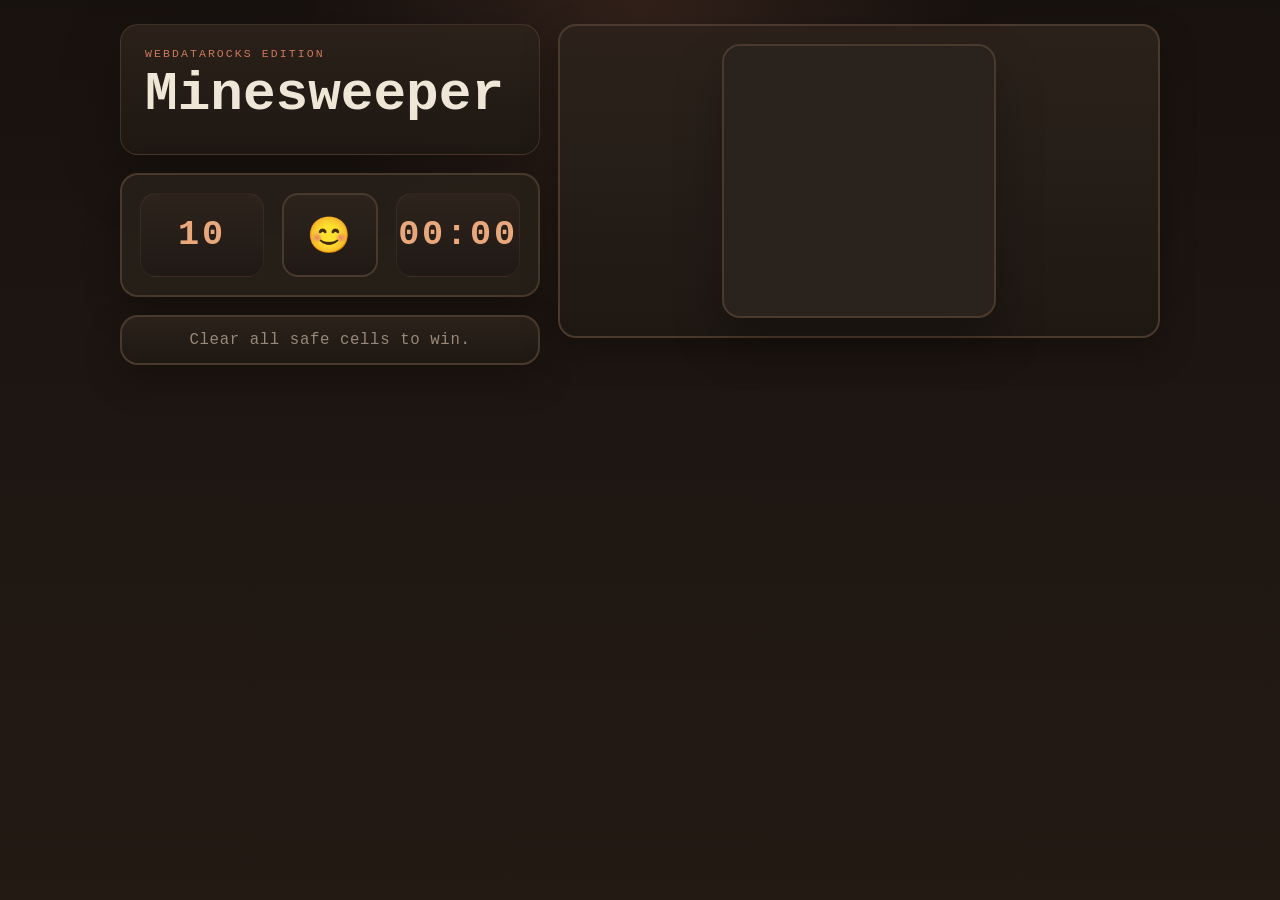
<file: BonusMinesweeper/index.html>
<!DOCTYPE html>
<html lang="en">

<head>
    <meta charset="UTF-8" />
    <meta name="viewport" content="width=device-width, initial-scale=1.0" />
    <title>Minesweeper</title>

    <link href="https://cdn.webdatarocks.com/latest/webdatarocks.min.css" rel="stylesheet" />
    <link rel="stylesheet" href="style.css" />
</head>

<body>
    <main class="app-shell">
        <section class="layout-grid">
            <div class="layout-column layout-column--info">
                <section class="hero">
                    <p class="eyebrow">WebDataRocks Edition</p>
                    <h1>Minesweeper</h1>
                </section>

                <section id="game-dashboard" aria-label="Game dashboard">
                    <div id="mines-counter">10</div>
                    <button id="smiley-btn" aria-label="Restart game">😊</button>
                    <div id="timer">00:00</div>
                </section>

                <section id="game-status" class="game-status" aria-live="polite">
                    <p id="status-label">Clear all safe cells to win.</p>
                </section>
            </div>

            <div class="layout-column layout-column--board">
                <section class="board-wrap">
                    <div id="wdr-component"></div>
                </section>
            </div>
        </section>
    </main>

    <script src="https://cdn.webdatarocks.com/latest/webdatarocks.toolbar.min.js"></script>
    <script src="https://cdn.webdatarocks.com/latest/webdatarocks.js"></script>
    <script src="script.js"></script>
</body>

</html>
</file>
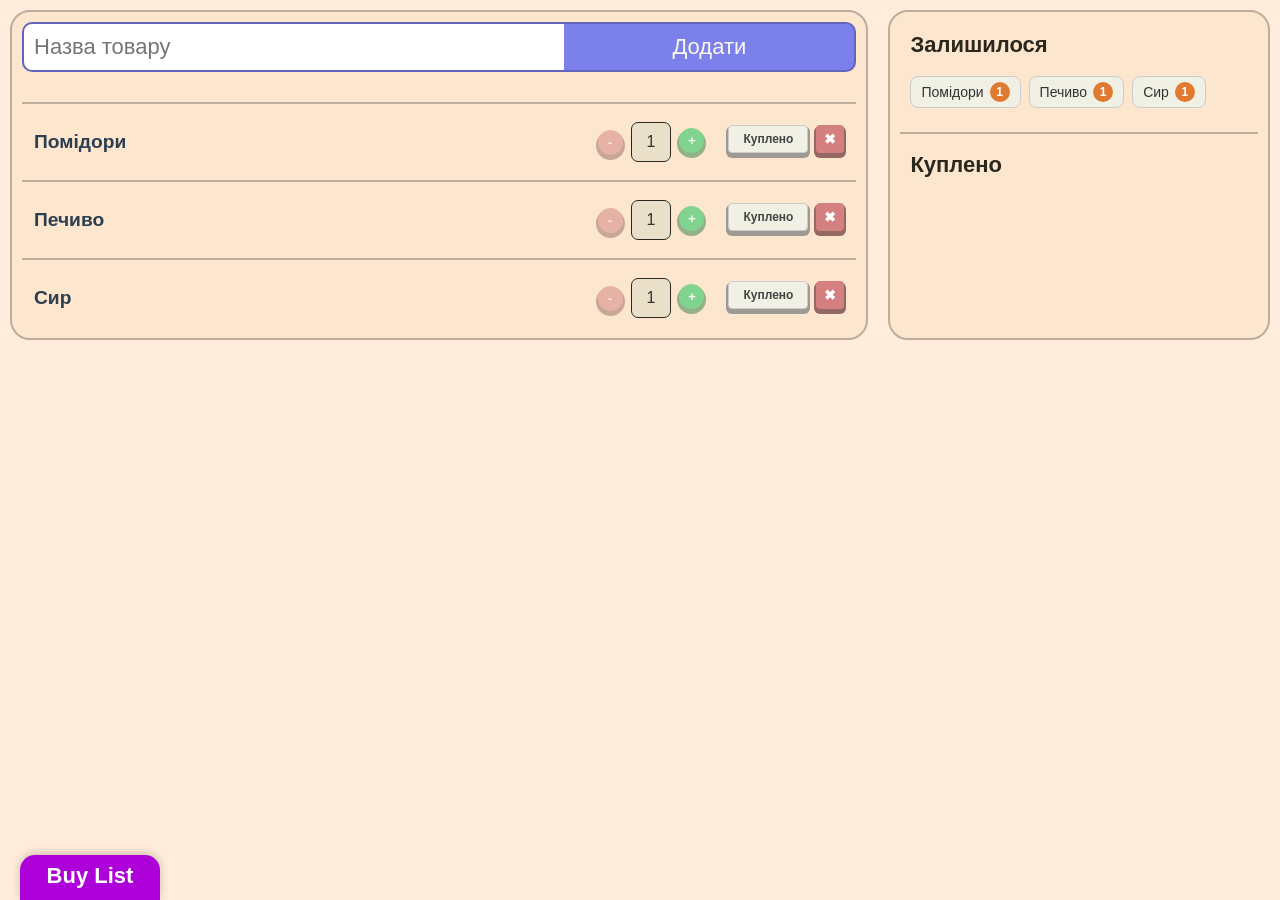
<file: Homework/Hw01-02/index.html>
<!DOCTYPE html>
<html>

<head lang="uk">
    <meta charset="UTF-8">
    <title>Buy List</title>
    <meta name="viewport" content="width=device-width, initial-scale=1.0">
    <link rel="stylesheet" type="text/css" href="main.css" />
</head>

<body>
    <section class="app-container">
        <div class="left-col">
            <div class="add-item-panel">
                <input id="input-add" type="text" placeholder="Назва товару">
                <button class="btn-add" data-tooltip="Додати новий товар у список">Додати</button>
            </div>

            <hr>

            <ul class="item-list">

            </ul>



        </div>

        <div class="right-col">
            <div class="summary-section">
                <h2 class="summary-title">Залишилося</h2>
                <div class="summary-tags">
                    <span class="summary-tag">Помідори <span class="summary-badge">1</span></span>
                    <span class="summary-tag">Печиво <span class="summary-badge">1</span></span>
                    <span class="summary-tag">Сир <span class="summary-badge">1</span></span>
                </div>
            </div>

            <hr>

            <div class="summary-section">
                <h2 class="summary-title">Куплено</h2>
                <div class="summary-tags">
                </div>
            </div>
        </div>
    </section>

    <div class="badge">
        <div class="badge-content">
            <span class="badge-title">Buy List</span>
            <span class="badge-author">Created by:<br>Mykhailo Pulov</span>
        </div>
    </div>

    <script src="main.js"></script>
</body>

</html>
</file>
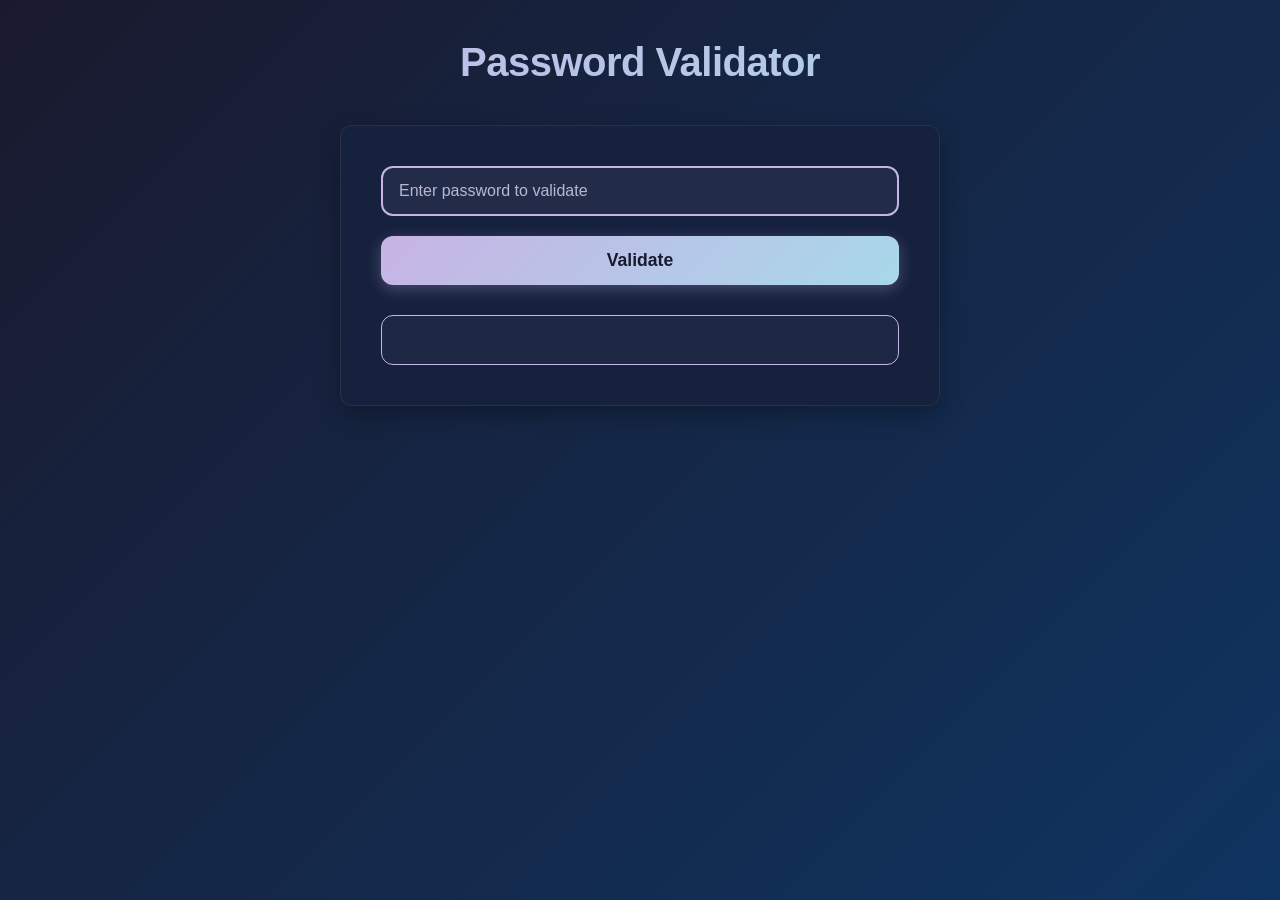
<file: Practice/Lab03/index.html>
<!DOCTYPE html>
<html lang="en">
<head>
    <meta charset="UTF-8">
    <meta name="viewport" content="width=device-width, initial-scale=1.0">
    <link rel="stylesheet" href="styles.css">
    <title>Validator</title>
</head>
<body>
    <h1>Password Validator</h1>
    <div class="container">
        <input type="text" id="passwordInput" placeholder="Enter password to validate">
        <button id="validateButton">Validate</button>
        <pre id="output"></pre>
    </div>

    <script src="validator.js"></script>    
</body>
</html>
</file>
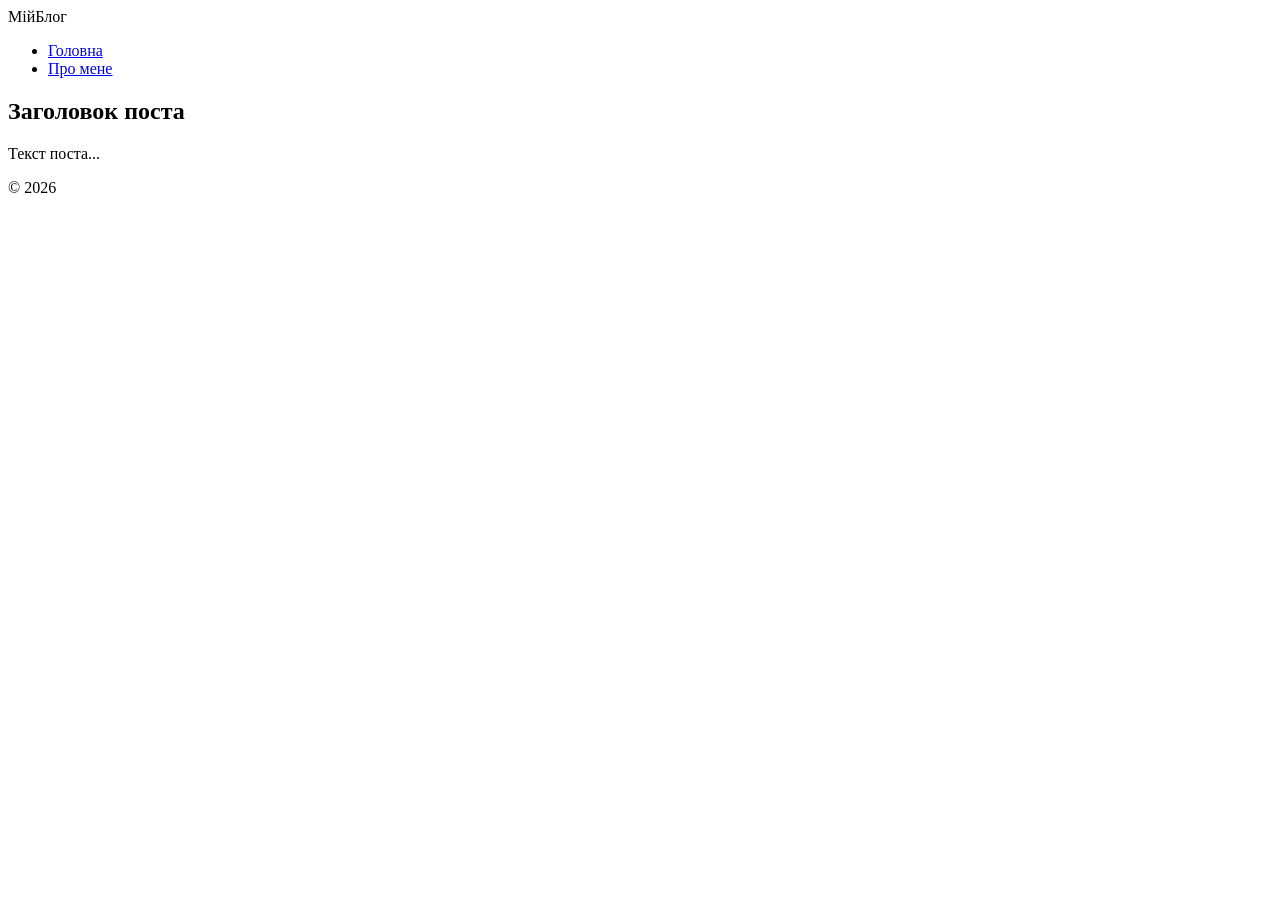
<file: Practice/Lab01/legacy.html>
<!DOCTYPE html>
<html lang="uk">

<!-- Var 1 -->

<head>
    <meta charset="UTF-8">
    <meta name="viewport" content="width=device-width, initial-scale=1.0">
    <title>Мій Блог</title>
</head>

<body>
    <header class="top">
        <div class="logo">МійБлог</div>
        <nav class="menu">
            <ul>
                <li><a href="/">Головна</a></li>
                <li><a href="/about">Про мене</a></li>
            </ul>
        </nav>
    </header>

    <main class="content">
        <article class="post">
            <h2>Заголовок поста</h2>
            <p>Текст поста...</p>
        </article>
    </main>

    <footer class="bottom">© 2026</footer>

</body>

</html>
</file>
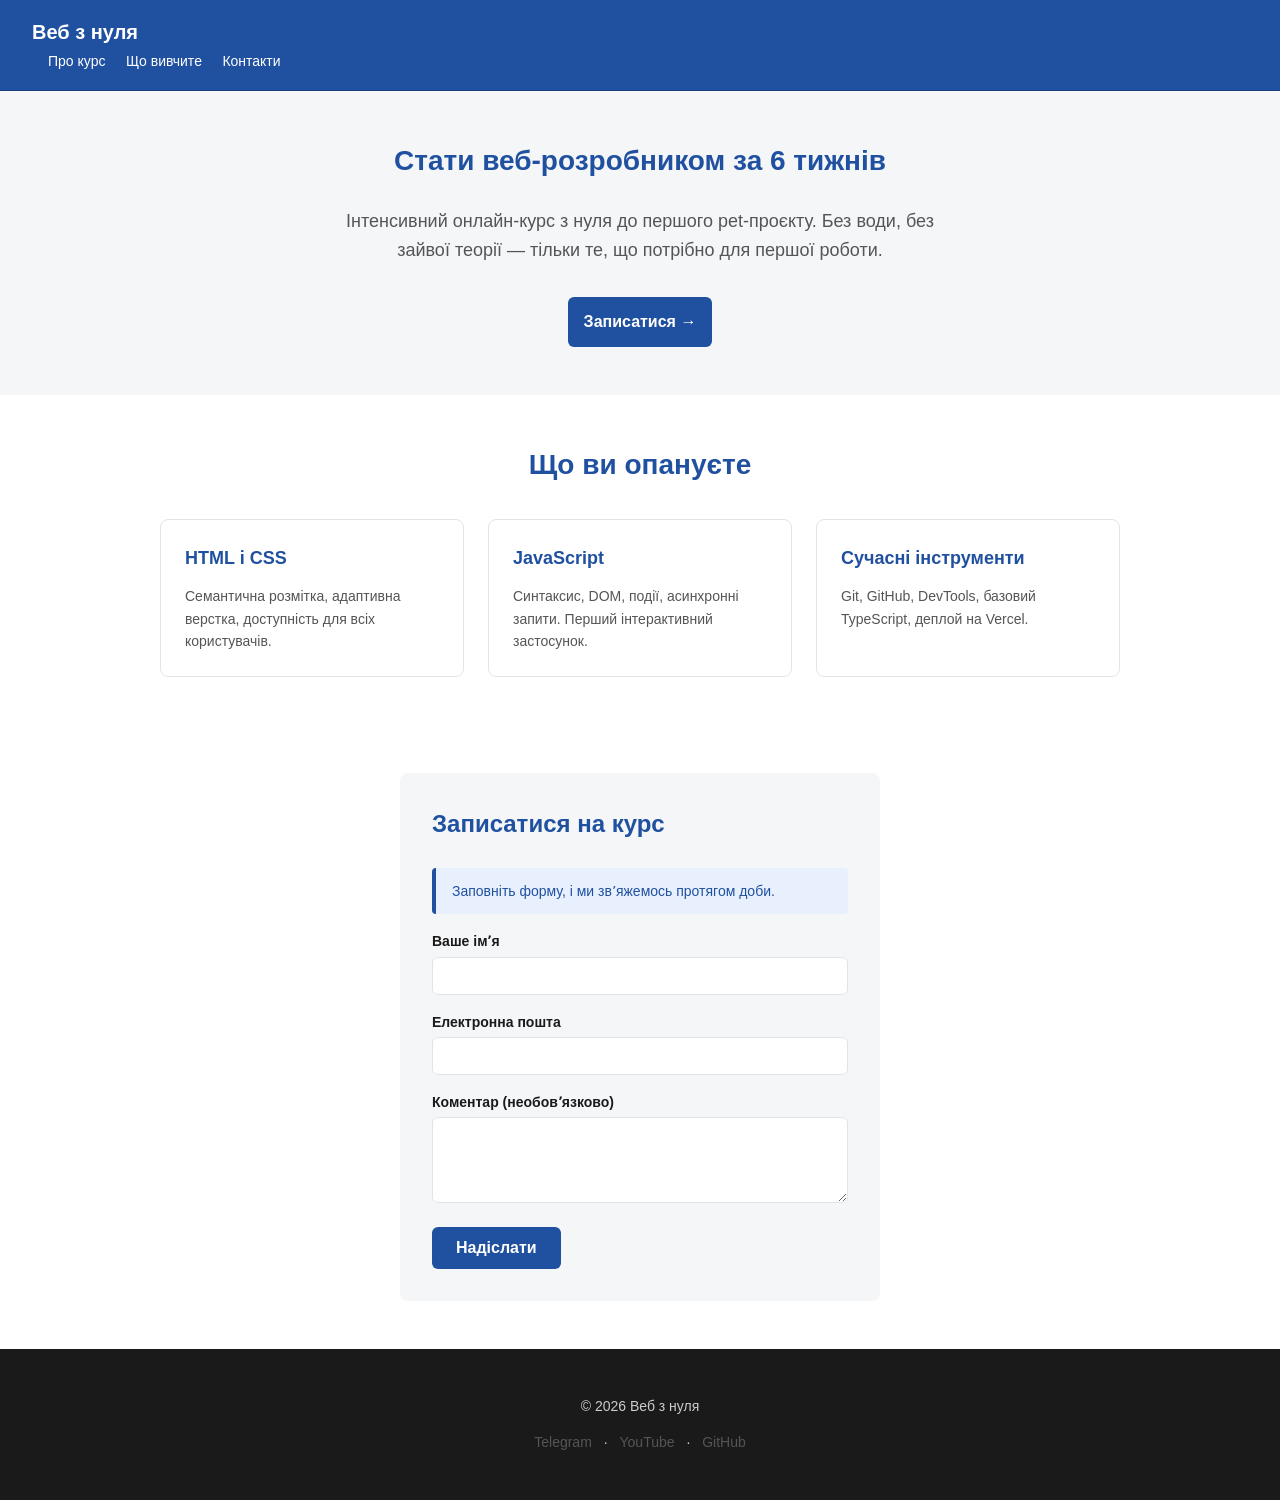
<file: Practice/Lab02/legacy-page.html>
<!DOCTYPE html>
<html lang="uk">
<head>
  <meta charset="UTF-8">
  <meta name="viewport" content="width=device-width, initial-scale=1">
  <title>Курс «Веб з нуля» — лендинг</title>
  <link rel="stylesheet" href="legacy.css">
</head>
<body data-theme="light">

  <!-- HTML, який використовує legacy.css.
       Потрібен лише як референс — щоб бачити, як виглядає сторінка
       до і після рефакторингу. Студент змінює тільки legacy.css. -->

  <header class="site-header">
    <h1>Веб з нуля</h1>
    <nav>
      <a href="#hero">Про курс</a>
      <a href="#features">Що вивчите</a>
      <a href="#contact">Контакти</a>
    </nav>
  </header>

  <section class="hero" id="hero">
    <h2>Стати веб-розробником за 6 тижнів</h2>
    <p>Інтенсивний онлайн-курс з нуля до першого pet-проєкту. Без води, без зайвої теорії — тільки те, що потрібно для першої роботи.</p>
    <a href="#contact" class="cta">Записатися →</a>
  </section>

  <section class="features" id="features">
    <h2>Що ви опануєте</h2>
    <div class="grid">
      <div class="feature-card">
        <h3>HTML і CSS</h3>
        <p>Семантична розмітка, адаптивна верстка, доступність для всіх користувачів.</p>
      </div>
      <div class="feature-card">
        <h3>JavaScript</h3>
        <p>Синтаксис, DOM, події, асинхронні запити. Перший інтерактивний застосунок.</p>
      </div>
      <div class="feature-card">
        <h3>Сучасні інструменти</h3>
        <p>Git, GitHub, DevTools, базовий TypeScript, деплой на Vercel.</p>
      </div>
    </div>
  </section>

  <section class="contact-form" id="contact">
    <h2>Записатися на курс</h2>
    <p class="alert alert-info">Заповніть форму, і ми звʼяжемось протягом доби.</p>

    <form>
      <label for="name">Ваше імʼя</label>
      <input type="text" id="name" name="name" required>

      <label for="email">Електронна пошта</label>
      <input type="email" id="email" name="email" required>

      <label for="message">Коментар (необовʼязково)</label>
      <textarea id="message" name="message" rows="4"></textarea>

      <button type="submit">Надіслати</button>
    </form>
  </section>

  <footer class="site-footer">
    <p>© 2026 Веб з нуля</p>
    <p>
      <a href="#">Telegram</a> ·
      <a href="#">YouTube</a> ·
      <a href="#">GitHub</a>
    </p>
  </footer>

</body>
</html>
</file>
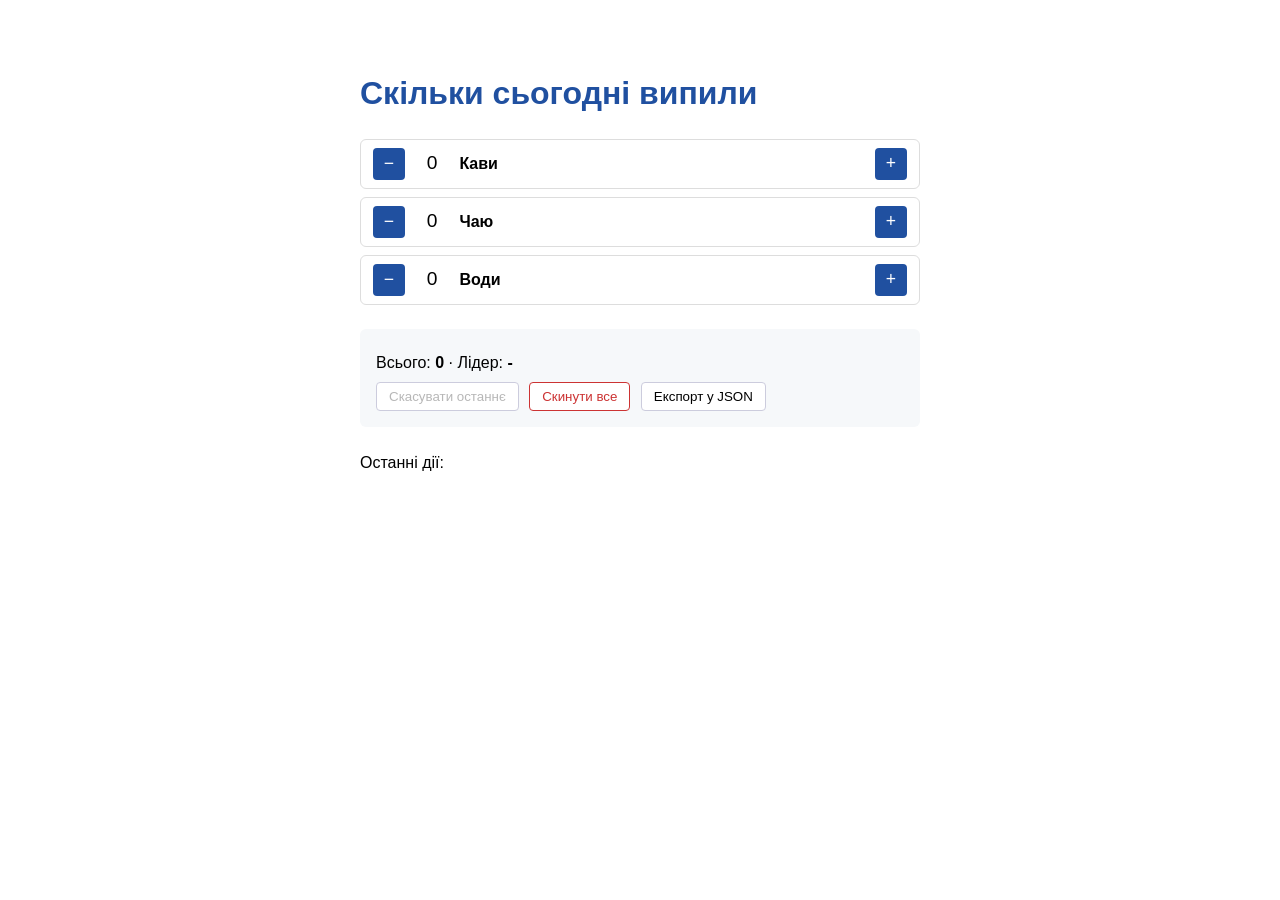
<file: Practice/Lab04/page.html>
<!DOCTYPE html>
<html lang="uk">
<head>
  <meta charset="UTF-8">
  <title>Task 2 — Лічильник з історією</title>
  <style>
    body { font-family: -apple-system, sans-serif; max-width: 560px; margin: 2rem auto; padding: 1rem; line-height: 1.5; }
    h1 { color: #2050a0; }
    #counters { display: flex; flex-direction: column; gap: 0.5rem; }
    .counter {
      display: flex; align-items: center; gap: 8px;
      padding: 8px 12px; border: 1px solid #ddd; border-radius: 6px;
      transition: background 0.2s, border-color 0.2s;
    }
    .counter.is-leader { background: #fff7e6; border-color: #b85c00; }
    .counter .label { flex: 1; font-weight: 600; }
    .counter .value { min-width: 2em; text-align: center; font-size: 1.2rem; font-variant-numeric: tabular-nums; }
    .counter button {
      width: 32px; height: 32px;
      background: #2050a0; color: white;
      border: none; border-radius: 4px;
      cursor: pointer; font-size: 1.1rem;
    }
    .counter button:disabled { opacity: 0.4; cursor: not-allowed; }
    .panel { margin: 1.5rem 0; padding: 1rem; background: #f6f8fa; border-radius: 6px; }
    .panel p { margin: 0.4rem 0; }
    .panel button {
      padding: 6px 12px; margin-right: 6px;
      background: white; border: 1px solid #ccd; border-radius: 4px; cursor: pointer;
    }
    .panel button#reset { color: #c33; border-color: #c33; }
    #history { list-style: none; padding-left: 0; font-size: 0.9rem; color: #666; }
    #history li { padding: 2px 0; }
  </style>
</head>
<body>

  <h1>Скільки сьогодні випили</h1>

  <div id="counters">
    <div class="counter" data-name="кави">
      <button class="minus" aria-label="-1">−</button>
      <span class="value">0</span>
      <span class="label">Кави</span>
      <button class="plus" aria-label="+1">+</button>
    </div>
    <div class="counter" data-name="чаю">
      <button class="minus" aria-label="-1">−</button>
      <span class="value">0</span>
      <span class="label">Чаю</span>
      <button class="plus" aria-label="+1">+</button>
    </div>
    <div class="counter" data-name="води">
      <button class="minus" aria-label="-1">−</button>
      <span class="value">0</span>
      <span class="label">Води</span>
      <button class="plus" aria-label="+1">+</button>
    </div>
  </div>

  <div class="panel">
    <p>Всього: <strong id="total">0</strong> · Лідер: <strong id="leader">—</strong></p>
    <button id="undo">Скасувати останнє</button>
    <button id="reset">Скинути все</button>
    <button id="export">Експорт у JSON</button>
  </div>

  <p>Останні дії:</p>
  <ul id="history"></ul>

  <script src="counter.js"></script>
</body>
</html>
</file>
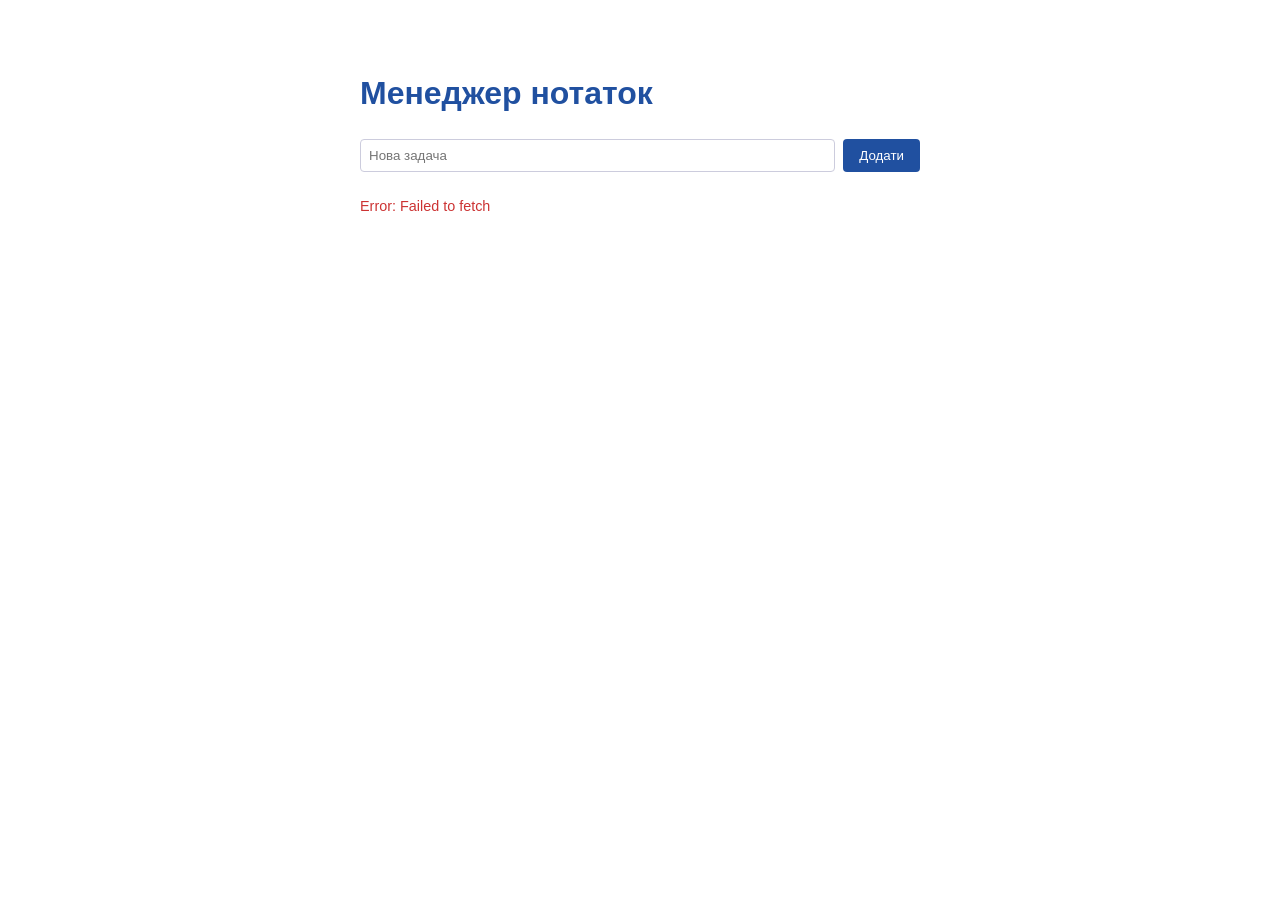
<file: Practice/Lab05/page.html>
<!DOCTYPE html>
<html lang="uk">
<head>
  <meta charset="UTF-8">
  <title>Task 6 — CRUD нотаток</title>
  <style>
    body { font-family: -apple-system, sans-serif; max-width: 560px; margin: 2rem auto; padding: 1rem; line-height: 1.5; }
    h1 { color: #2050a0; }
    form { display: flex; gap: 0.5rem; margin-bottom: 1.5rem; }
    form input { flex: 1; padding: 8px; border: 1px solid #ccd; border-radius: 4px; }
    form button { padding: 8px 16px; background: #2050a0; color: white; border: none; border-radius: 4px; cursor: pointer; }
    #status { color: #888; font-size: 0.9em; min-height: 1.2em; }
    #todos { list-style: none; padding: 0; }
    #todos li { display: flex; align-items: center; gap: 8px; padding: 8px; border-bottom: 1px solid #eee; }
    #todos li.completed .title { text-decoration: line-through; color: #888; }
    #todos .title { flex: 1; }
    #todos .delete { background: transparent; border: none; cursor: pointer; color: #c33; font-size: 1.2rem; }
    button:disabled { opacity: 0.6; cursor: wait; }
  </style>
</head>
<body>

  <h1>Менеджер нотаток</h1>

  <form id="new-todo">
    <input name="title" placeholder="Нова задача" required>
    <button type="submit">Додати</button>
  </form>

  <p id="status"></p>

  <ul id="todos"></ul>

  <script src="crud.js"></script>
</body>
</html>
</file>
<file: BonusMinesweeper/style.css>
*,
*::before,
*::after {
    box-sizing: border-box;
    margin: 0;
    padding: 0;
}

:root {
    --bg: #1c1612;
    --surface: rgba(38, 32, 26, 0.92);
    --surface-2: #2a221c;
    --accent: #cc785c;
    --accent-2: #e8a87c;
    --success: #83d483;
    --danger: #f08b7d;
    --text: #f0e6d8;
    --muted: #9a8878;
    --border: #4a392d;
    --shadow: rgba(0, 0, 0, 0.25);
}

body {
    min-height: 100vh;
    background:
        radial-gradient(circle at top, rgba(204, 120, 92, 0.14), transparent 30%),
        linear-gradient(180deg, #18120f 0%, #241a14 100%);
    color: var(--text);
    font-family: "Courier New", Courier, monospace;
    padding: 24px 16px 40px;
}

.app-shell {
    width: min(100%, 1040px);
    margin: 0 auto;
    display: flex;
    flex-direction: column;
    gap: 18px;
}

.hero {
    width: 100%;
    text-align: center;
    padding: 22px 24px;
    border: 1px solid rgba(232, 168, 124, 0.16);
    border-radius: 18px;
    background: linear-gradient(180deg, rgba(44, 34, 27, 0.96), rgba(30, 24, 19, 0.96));
    box-shadow: 0 18px 60px var(--shadow);
}

.eyebrow {
    color: var(--accent);
    letter-spacing: 0.18em;
    text-transform: uppercase;
    font-size: 0.72rem;
    margin-bottom: 8px;
}

.hero h1 {
    font-size: clamp(2.2rem, 6vw, 3.4rem);
    line-height: 1;
    margin-bottom: 10px;
}

@media (min-width: 821px) {
    .hero {
        text-align: left;
    }
}

.layout-grid {
    width: 100%;
    display: grid;
    grid-template-columns: minmax(320px, 420px) minmax(320px, 1fr);
    gap: 18px;
    align-items: start;
}

.layout-column {
    display: flex;
    flex-direction: column;
    gap: 18px;
    min-width: 0;
}

#game-dashboard,
.game-status,
.board-wrap {
    width: 100%;
}

#game-dashboard {
    display: grid;
    grid-template-columns: 1fr auto 1fr;
    align-items: center;
    gap: 18px;
    padding: 18px;
    border: 2px solid var(--border);
    border-radius: 18px;
    background: var(--surface);
    box-shadow: 0 14px 36px var(--shadow);
}

#mines-counter,
#timer,
#smiley-btn {
    min-height: 84px;
    display: flex;
    align-items: center;
    justify-content: center;
    border: 1px solid rgba(232, 168, 124, 0.08);
    border-radius: 16px;
    background: linear-gradient(180deg, rgba(46, 36, 29, 0.95), rgba(31, 25, 21, 0.95));
    color: var(--accent-2);
    font-size: clamp(1.6rem, 4vw, 2.2rem);
    font-weight: bold;
    letter-spacing: 0.08em;
}

#smiley-btn {
    width: 96px;
    cursor: pointer;
    border: 2px solid var(--border);
}

#smiley-btn:hover {
    border-color: var(--accent);
}

.game-status {
    padding: 14px 18px;
    border: 2px solid var(--border);
    border-radius: 18px;
    background: linear-gradient(180deg, rgba(44, 34, 27, 0.96), rgba(30, 24, 19, 0.96));
    box-shadow: 0 14px 36px var(--shadow);
    text-align: center;
    transition: border-color 180ms ease, transform 180ms ease, box-shadow 180ms ease;
}

.game-status p {
    color: var(--muted);
    font-size: 0.98rem;
    letter-spacing: 0.04em;
}

.game-status.is-win {
    border-color: rgba(131, 212, 131, 0.5);
    box-shadow: 0 18px 40px rgba(70, 124, 70, 0.28);
    transform: translateY(-2px);
}

.game-status.is-win p {
    color: var(--success);
}

.game-status.is-lose {
    border-color: rgba(240, 139, 125, 0.5);
    box-shadow: 0 18px 40px rgba(120, 54, 44, 0.3);
    transform: translateY(-2px);
}

.game-status.is-lose p {
    color: var(--danger);
}

.board-wrap {
    display: flex;
    justify-content: center;
    align-items: center;
    min-height: 100%;
    padding: 18px;
    border: 2px solid var(--border);
    border-radius: 18px;
    background: linear-gradient(180deg, rgba(44, 34, 27, 0.96), rgba(30, 24, 19, 0.96));
    box-shadow: 0 14px 36px var(--shadow);
}

#wdr-component {
    position: relative;
    width: 274px;
    height: 274px;
    border: 2px solid var(--border);
    border-radius: 18px;
    overflow: hidden;
    background: var(--surface-2);
    box-shadow: 0 24px 48px var(--shadow);
    transition: border-color 180ms ease, box-shadow 180ms ease, transform 180ms ease;
}

#wdr-component.is-win {
    border-color: rgba(131, 212, 131, 0.58);
    box-shadow: 0 28px 60px rgba(70, 124, 70, 0.3);
    transform: translateY(-2px);
}

#wdr-component.is-lose {
    border-color: rgba(240, 139, 125, 0.58);
    box-shadow: 0 28px 60px rgba(120, 54, 44, 0.32);
    transform: translateY(-2px);
}

.cell {
    width: 30px;
    height: 30px;
    line-height: 30px;
    text-align: center;
    cursor: pointer;
    font-weight: bold;
    box-sizing: border-box;
    color: var(--text);
}

.cell.hidden {
    background-color: #2e2419;
    border: 2px solid;
    border-top-color: #5e4b3e;
    border-left-color: #5e4b3e;
    border-bottom-color: #1a140f;
    border-right-color: #1a140f;
}

.cell.revealed {
    background: #1f1a14;
    border: 1px solid #31261d;
}

.cell.revealed.n1 {
    color: #6ab0f5;
}

.cell.revealed.n2 {
    color: #7ec87e;
}

.cell.revealed.n3 {
    color: #f5826a;
}

.cell.revealed.n4 {
    color: #9b7fe8;
}

.cell.revealed.n5 {
    color: #e87e7e;
}

.cell.revealed.n6 {
    color: #7ecfc8;
}

.cell.revealed.n7 {
    color: #d4b8a0;
}

.cell.revealed.n8 {
    color: #9a8878;
}

.cell.flagged {
    color: var(--accent-2);
}

.cell.questioned {
    color: #d4b8a0;
}

@media (max-width: 820px) {
    .layout-grid {
        grid-template-columns: 1fr;
    }

    .layout-column--board {
        order: 2;
    }
}

@media (max-width: 560px) {
    body {
        padding: 16px 12px 32px;
    }

    .hero,
    #game-dashboard,
    .game-status,
    .board-wrap {
        border-radius: 16px;
    }

    #game-dashboard {
        grid-template-columns: 1fr;
    }

    #smiley-btn {
        width: 100%;
    }

    .board-wrap {
        padding: 14px;
    }
}

#wdr-component .wdr-cell {
    padding: 0 !important;
    min-width: 30px !important;
}

#wdr-component .wdr-header {
    padding: 0 !important;
    min-width: 30px !important;
    display: none !important;
}

#wdr-component .wdr-empty,
#wdr-component .wdr-blank {
    display: none !important;
}

@media (max-width: 640px) {
    #game-dashboard {
        grid-template-columns: 1fr;
    }

    #smiley-btn {
        width: 100%;
    }
}
</file>
<file: Homework/Hw01-02/main.css>
body {
    font-family: Arial, sans-serif;
    background-color: #ffecdb;
    margin: 0;
    padding: 10px;
    color: #333;
}

hr {
    width: 100%;
    background-color: #bcad9c;
    height: 2px;
    border: none;
}

.app-container {
    display: flex;
    flex-direction: row;
    justify-content: space-around;
    gap: 20px;
    width: 100%;
}

.left-col {
    background: #fce6cd;
    position: relative;
    border-radius: 20px;
    width: 70%;
    padding: 10px;
    border: solid 2px #bcad9c;
}

.add-item-panel {
    position: relative;
    width: 100%;
    display: flex;
    flex-direction: row;
    justify-content: center;
    align-items: center;
    box-sizing: border-box;
    margin-bottom: 30px;
}

.add-item-panel input {
    width: 65%;
    height: 50px;
    font-size: 22px;
    padding: 10px;
    box-sizing: border-box;
    border: 2px solid #6265bb;
    border-right: none;
    border-radius: 10px 0px 0px 10px;
    z-index: 2;
}

.add-item-panel button {
    width: 35%;
    height: 50px;
    padding: 10px;
    box-sizing: border-box;
    background: #7c80eb;
    color: #fbf7ed;
    font-size: 22px;
    border: 2px solid #6265bb;
    border-left: none;
    border-radius: 0px 10px 10px 0px;
    transition: 0.3s;
    z-index: 1;
}

.add-item-panel button:hover {
    box-shadow: 0px 0px 3px 3px #9ea0e7;
}

.add-item-panel button:active {
    background-color: #6265bb;
    box-shadow: 0px 0px 2px 2px #8284bf;
}

.item-list {
    width: 100%;
    list-style: none;
    padding: 0;
    margin: 0;
}

.item-row {
    display: flex;
    position: relative;
    width: 100%;
    box-sizing: border-box;
    padding: 10px 12px;
    justify-content: space-between;
    align-items: center;
    border-radius: 10px;
    transition: background 0.18s;
}

.item-row:hover {
    background: rgba(0, 0, 0, 0.05);
}

.item-name {
    flex: 1 1 0;
    min-width: 60px;
    padding-right: 12px;
    font-size: 1.2rem;
    font-weight: 600;
    color: #2c3e50;
    white-space: nowrap;
    overflow: hidden;
    text-overflow: ellipsis;
    transition: color 0.2s ease;
}

.item-row:hover .item-name {
    color: #000;
}

.item-name.bought {
    text-decoration: line-through;
    color: #2c2c2a8a;
}

.item-controls,
.item-actions {
    display: flex;
    align-items: center;
    gap: 8px;
    flex-shrink: 0;
}

.item-controls {
    margin-right: 24px;
}

.btn-minus,
.btn-plus {
    width: 25px;
    height: 25px;
    border-radius: 50%;
    border: none;
    padding: 0;
    display: inline-flex;
    align-items: center;
    justify-content: space-evenly;
    color: #f3f3f3;
    font-weight: 900;
    transition: 0.2s;
    transform: translateY(-2px);
}

.btn-minus {
    background: #d48080;
    box-shadow: 0px 3px 0px 2px #7f4d4dd1;
}

.btn-minus:active {
    box-shadow: 0px 1px 0px 1px #593636d1;
    background: #cc7d7d;
    transform: translateY(2px) scale(1.1);
}

.btn-minus:disabled {
    opacity: 0.5;
    cursor: not-allowed;
    transform: none;
    pointer-events: none;
}

.btn-plus {
    background: #80d48f;
    box-shadow: 0px 3px 0px 2px #599363a2
}

.btn-plus:active {
    box-shadow: 0px 1px 0px 1px #446f4ba2;
    background: #70b97d;
    transform: translateY(2px) scale(1.1);
}

.item-count {
    background: #eadfc9;
    border-radius: 7px;
    padding: 10px 15px;
    border: solid #2a271e 1px;
}


.btn-buy {
    background: #f1f0e4;
    border: 1px solid #ccc;
    border-radius: 4px;
    padding: 6px 14px;
    font-size: 12px;
    font-weight: bold;
    color: #444;
    cursor: pointer;
    box-shadow: 0px 3px 0px 2px #9e9993;
    transition: 0.2s;
    transform: translateY(-3px);
}

.btn-buy:active {
    box-shadow: 0px 1px 0px 1px #a19b95;
    background: #e0dbd3;
    transform: translateY(1px) scale(1.05);
}

.btn-delete {
    background: #d48080;
    box-shadow: 0px 3px 0px 2px #7f4d4dd1;
    border-radius: 4px;
    border: none;

    width: 28px;
    height: 28px;
    display: flex;
    align-items: center;
    justify-content: center;

    color: white;
    font-size: 14px;
    font-weight: bold;
    cursor: pointer;
    transition: 0.2s;
    transform: translateY(-3px);
}

.btn-delete:active {
    box-shadow: 0px 1px 0px 1px #593636d1;
    background: #cc7d7d;
    transform: translateY(1px) scale(1.1);
}

.input-edit {
    flex: 1 1 0;
    min-width: 60px;
    margin-right: 12px;
    font-size: 1.2rem;
    font-weight: 600;
    color: #2c3e50;
    font-family: Arial, sans-serif;
    padding: 2px 6px;
    border: 2px solid #7c80eb;
    border-radius: 4px;
    background: #fff;
    box-sizing: border-box;
}


/* ── Tooltips ───────────────────────────────────────────── */
[data-tooltip] {
    position: relative;
}

[data-tooltip]::after {
    content: attr(data-tooltip);
    position: absolute;
    bottom: calc(100% + 10px);
    left: 50%;
    transform: translateX(-50%) scale(0.75) translateY(6px);
    transform-origin: bottom center;

    background: #5c2f8e;
    color: #fff;
    font-size: 12px;
    font-weight: 500;
    white-space: nowrap;
    padding: 6px 12px;
    border-radius: 10px;
    box-shadow: 0 4px 12px rgba(0, 0, 0, 0.25);

    opacity: 0;
    pointer-events: none;
    transition: opacity 0.22s ease, transform 0.22s ease;
    z-index: 100;
}

[data-tooltip]:hover::after {
    opacity: 1;
    transform: translateX(-50%) scale(1) translateY(0);
}

.right-col {
    background: #fce6cd;
    border-radius: 20px;
    position: relative;
    width: 30%;
    padding: 10px;
    border: solid 2px #bcad9c;
}

.summary-section {
    padding: 4px 6px;
}

.summary-title {
    margin: 6px 4px 10px;
    font-size: 22px;
    font-weight: bold;
    color: #2a271e;
}

.summary-tags {
    display: flex;
    flex-wrap: wrap;
    gap: 8px;
    padding: 8px 4px 12px;
}

.summary-tag {
    display: inline-flex;
    align-items: center;
    gap: 6px;
    background: #f1f0e4;
    border: 1px solid #ccc;
    border-radius: 8px;
    padding: 5px 10px;
    font-size: 14px;
    font-weight: 500;
    color: #333;
}

.summary-badge {
    display: inline-flex;
    align-items: center;
    justify-content: center;
    background: #e07a30;
    color: white;
    font-size: 12px;
    font-weight: bold;
    border-radius: 50%;
    width: 20px;
    height: 20px;
    flex-shrink: 0;
}

.badge {
    position: fixed;
    bottom: 0;
    left: 20px;
    width: 140px;
    height: 45px;
    background-color: #ae01da;
    color: white;
    border-radius: 15px 15px 0 0;
    overflow: hidden;
    transition: all 0.5s ease;
    box-shadow: 0 -2px 10px rgba(0, 0, 0, 0.2);
    z-index: 1000;
}

.badge-content {
    display: flex;
    flex-direction: column;
    height: 100px;
}

.badge-title {
    height: 45px;
    display: flex;
    align-items: center;
    justify-content: center;
    font-size: 22px;
    font-weight: bold;
}

.badge-author {
    height: 55px;
    display: flex;
    align-items: flex-start;
    justify-content: center;
    text-align: center;
    font-size: 14px;
    padding-top: 5px;
}

.badge:hover {
    height: 100px;
    background-color: #4b0082;
}


/* === Media queries === */
@media (max-width: 650px) {
    body {
        padding: 10px;
    }

    .app-container {
        flex-direction: column;
        gap: 15px;
    }

    .left-col,
    .right-col {
        width: 100%;
        box-sizing: border-box;
    }

    .add-item-panel input {
        width: 60%;
        font-size: 18px;
        height: 45px;
    }

    .add-item-panel button {
        width: 40%;
        font-size: 18px;
        height: 45px;
    }

    .item-row {
        flex-direction: row;
        flex-wrap: wrap;
        gap: 10px;
        justify-content: center;
        padding: 15px 10px;
    }

    .item-name {
        flex: 1 1 100%;
        text-align: center;
        font-size: 1.3rem;
        font-weight: 700;
        color: #2c3e50;
        padding-right: 0;
        margin-bottom: 8px;
    }

    .input-edit {
        flex: 1 1 100%;
        margin-right: 0;
        margin-bottom: 8px;
        text-align: center;
    }

    .item-controls {
        margin-right: 15px;
    }

    .badge {
        width: 120px;
        left: 10px;
    }
}

@media print {
    .badge {
        background-color: white !important;
        color: #ae01da !important;
        border: 2px solid #ae01da !important;
        border-bottom: none !important;
        box-shadow: none !important;
        -webkit-print-color-adjust: exact;
        print-color-adjust: exact;
    }

    .badge-title {
        font-size: 0 !important;
    }

    .badge-title::after {
        content: "Mykhailo Pulov";
        font-size: 18px;
        display: block;
        width: 100%;
        text-align: center;
    }

    .badge-author {
        display: none !important;
    }

    .add-item-panel,
    .item-controls,
    .item-actions,
    .btn-buy,
    .btn-delete {
        display: none !important;
    }
}
</file>
<file: Practice/Lab03/styles.css>
:root {
  --bg-dark: #1a1a2e;
  --bg-card: #16213e;
  --text-primary: #f0f0f0;
  --text-secondary: #b8b8d1;
  
  /* Soft Pantone Pastels */
  --pastel-lavender: #c7b3e5;
  --pastel-pink: #eca3ab;
  --pastel-blue: #a8d8ea;
  --pastel-green: #b5e7a0;
  --pastel-peach: #f7d9c4;
  --pastel-yellow: #f5e6cc;
  
  /* Accents */
  --accent-success: #b5e7a0;
  --accent-error: #ebd4e8;
  --accent-warning: #f7d9c4;
  
  --transition: all 0.3s cubic-bezier(0.4, 0, 0.2, 1);
  --border-radius: 12px;
  --box-shadow: 0 8px 24px rgba(0, 0, 0, 0.3);
}

* {
  margin: 0;
  padding: 0;
  box-sizing: border-box;
}

body {
  font-family: -apple-system, BlinkMacSystemFont, 'Segoe UI', 'Roboto', 'Oxygen',
    'Ubuntu', 'Cantarell', 'Fira Sans', 'Droid Sans', 'Helvetica Neue',
    sans-serif;
  background: linear-gradient(135deg, var(--bg-dark) 0%, #0f3460 100%);
  color: var(--text-primary);
  min-height: 100vh;
  padding: 40px 20px;
}

h1 {
  font-size: 2.5rem;
  font-weight: 700;
  margin-bottom: 40px;
  text-align: center;
  background: linear-gradient(135deg, var(--pastel-lavender), var(--pastel-blue));
  -webkit-background-clip: text;
  -webkit-text-fill-color: transparent;
  background-clip: text;
  letter-spacing: -0.5px;
}

.container {
  max-width: 600px;
  margin: 0 auto;
  background: var(--bg-card);
  padding: 40px;
  border-radius: var(--border-radius);
  box-shadow: var(--box-shadow);
  backdrop-filter: blur(10px);
  border: 1px solid rgba(199, 179, 229, 0.1);
}

input[type="text"] {
  width: 100%;
  padding: 14px 16px;
  margin-bottom: 20px;
  background: rgba(255, 255, 255, 0.05);
  border: 2px solid var(--pastel-lavender);
  border-radius: var(--border-radius);
  color: var(--text-primary);
  font-size: 1rem;
  transition: var(--transition);
  outline: none;
}

input[type="text"]::placeholder {
  color: var(--text-secondary);
}

input[type="text"]:focus {
  background: rgba(199, 179, 229, 0.1);
  border-color: var(--pastel-blue);
  box-shadow: 0 0 0 3px rgba(168, 216, 234, 0.2);
  transform: translateY(-2px);
}

input[type="text"].valid {
  border-color: var(--pastel-green);
  background: rgba(181, 231, 160, 0.08);
}

input[type="text"].invalid {
  border-color: var(--pastel-pink);
  background: rgba(222, 42, 96, 0.136);
}

button {
  width: 100%;
  padding: 14px 24px;
  background: linear-gradient(135deg, var(--pastel-lavender), var(--pastel-blue));
  color: var(--bg-dark);
  border: none;
  border-radius: var(--border-radius);
  font-size: 1.1rem;
  font-weight: 600;
  cursor: pointer;
  transition: var(--transition);
  box-shadow: 0 4px 15px rgba(199, 179, 229, 0.3);
  margin-bottom: 30px;
}

button:hover {
  transform: translateY(-3px);
  box-shadow: 0 8px 25px rgba(199, 179, 229, 0.4);
}

button:active {
  transform: translateY(-1px);
}

#output {
  background: rgba(255, 255, 255, 0.03);
  border: 1px solid var(--pastel-lavender);
  border-radius: var(--border-radius);
  padding: 24px;
  font-family: 'Monaco', 'Menlo', 'Ubuntu Mono', monospace;
  font-size: 0.95rem;
  line-height: 1.6;
  color: var(--text-primary);
  max-height: 400px;
  overflow: auto;
}

#output p {
  margin-bottom: 16px;
  color: var(--pastel-blue);
  font-weight: 500;
}

#output p:first-child {
  color: var(--text-primary);
  font-size: 1.1rem;
  margin-bottom: 0px;
}

#output ul {
  list-style: none;
  padding-left: 0;
}

#output li {
  padding: 10px 12px;
  margin-bottom: 8px;
  background: rgba(235, 212, 232, 0.1);
  border-left: 3px solid var(--pastel-pink);
  border-radius: 6px;
  color: var(--pastel-pink);
  transition: var(--transition);
  word-wrap: break-word;
  overflow-wrap: break-word;
  white-space: normal;
}

#output li:hover {
  background: rgba(235, 212, 232, 0.2);
  border-left-color: var(--pastel-pink);
  transform: translateX(4px);
}

/* Responsive Design */
@media (max-width: 480px) {
  h1 {
    font-size: 1.8rem;
  }
  
  .container {
    padding: 24px;
  }
  
  input[type="text"],
  button {
    font-size: 1rem;
    padding: 12px 14px;
  }
}
</file>
<file: Practice/Lab02/legacy.css>
/*
  legacy.css — стилі лендингу з hardcoded значеннями.
  Завдання 3: рефакторинг через CSS-змінні + темна тема.

  Студент має:
  1. Виділити дизайн-токени в :root (≥ 10 змінних).
  2. Замінити hardcoded значення на var(--name).
  3. Додати [data-theme="dark"] перевизначення для темної теми.
  4. Перевірити, що нічого не зламалось у світлій темі.
*/

:root {
  /* brand */
  --color-primary:        #2050a0;
  --color-primary-dark:   #173e7c;
  --color-primary-border: #1a3f80;
 
  /* text */
  --color-text:           #1a1a1a;
  --color-text-muted:     #555555;
  --color-text-inverse:   #ffffff;
 
  /* background */
  --color-bg:             #ffffff;
  --color-bg-surface:     #f4f6f8;
  --color-bg-footer:      #1a1a1a;
 
  /* accent */
  --color-accent:         #ffcc44;
 
  /* border */
  --color-border:         #e1e4e8;
 
  /* space */
  --space-xs:  4px;
  --space-sm:  12px;
  --space-md:  16px;
  --space-lg:  24px;
  --space-xl:  32px;
  --space-2xl: 48px;
  --space-3xl: 64px;
 
  /* radius */
  --radius-sm: 4px;
  --radius-md: 6px;
  --radius-lg: 8px;
 
  /* fonts */
  --font-size-xs:   14px;
  --font-size-sm:   16px;
  --font-size-md:   18px;
  --font-size-lg:   20px;
  --font-size-xl:   24px;
  --font-size-2xl:  28px;
  --font-size-3xl:  36px;
}
 
[data-theme="dark"] {
  --color-primary:        #5b9fff;
  --color-primary-dark:   #7baffe;
  --color-primary-border: #3d6fb5;
 
  --color-text:           #f0f0f0;
  --color-text-muted:     #b0b0b0;
  --color-text-inverse:   #0f0f0f;
 
  --color-bg:             #0d1117;
  --color-bg-surface:     #161b22;
  --color-bg-footer:      #010409;
 
  --color-accent:         #ffd93d;
 
  --color-border:         #30363d;
}
 


* {
  box-sizing: border-box;
}

body {
  margin: 0;
  font-family: 'Helvetica Neue', Arial, sans-serif;
  font-size: var(--font-size-sm);
  line-height: 1.6;
  color: var(--color-text);
  background: var(--color-bg);
}

/* === Header === */
.site-header {
  background: var(--color-primary);
  color: var(--color-text-inverse);
  padding: var(--space-md) var(--space-xl);
  border-bottom: 1px solid var(--color-primary-border);
}

.site-header h1 {
  margin: 0;
  font-size: var(--font-size-lg);
  color: var(--color-text-inverse);
}

.site-header nav a {
  color: var(--color-text-inverse);
  text-decoration: none;
  margin-left: var(--space-md);
  font-size: var(--font-size-xs);
}

.site-header nav a:hover {
  color: var(--color-accent);
}

/* === Hero === */
.hero {
  background: var(--color-bg-surface);
  padding: var(--space-2xl) var(--space-xl);
  text-align: center;
  color: var(--color-text);
}

.hero h2 {
  font-size: var(--font-size-2xl);
  margin: 0 0 var(--space-lg);
  color: var(--color-primary);
}

.hero p {
  font-size: var(--font-size-md);
  max-width: 600px;
  margin: 0 auto var(--space-xl);
  color: var(--color-text-muted);
}

.hero .cta {
  display: inline-block;
  padding: var(--space-sm) var(--space-md);
  background: var(--color-primary);
  color: var(--color-text-inverse);
  border-radius: var(--radius-md);
  text-decoration: none;
  font-weight: 600;
  font-size: var(--font-size-sm);
}

.hero .cta:hover {
  background: var(--color-primary-dark);
}

/* === Features === */
.features {
  padding: var(--space-2xl) var(--space-xl);
  background: var(--color-bg);
}

.features h2 {
  text-align: center;
  font-size: var(--font-size-2xl);
  margin: 0 0 var(--space-xl);
  color: var(--color-primary);
}

.features .grid {
  display: grid;
  grid-template-columns: repeat(3, 1fr);
  gap: var(--space-lg);
  max-width: 960px;
  margin: 0 auto;
}

.feature-card {
  background: var(--color-bg);
  border: 1px solid var(--color-border);
  border-radius: var(--radius-lg);
  padding: var(--space-lg);
  color: var(--color-text);
}

.feature-card h3 {
  margin: 0 0 var(--space-sm);
  color: var(--color-primary);
  font-size: var(--font-size-md);
}

.feature-card p {
  margin: 0;
  color: var(--color-text-muted);
  font-size: var(--font-size-xs);
}

/* === Alert === */
.alert {
  padding: var(--space-sm) var(--space-md);
  background: #fff7e6;
  color: #b85c00;
  border-left: 4px solid #b85c00;
  border-radius: var(--radius-sm);
  margin: var(--space-md) 0;
  font-size: var(--font-size-xs);
}

.alert-info {
  background: #e8f0fe;
  color: var(--color-primary);
  border-left-color: var(--color-primary);
}

.alert-success {
  background: #e6f7eb;
  color: #2a8a4a;
  border-left-color: #2a8a4a;
}

[data-theme="dark"] .alert-success {
  background: #0d2a15;
  color: #4dba6a;
  border-left-color: #4dba6a;
}

/* === Form === */
.contact-form {
  max-width: 480px;
  margin: var(--space-2xl) auto;
  padding: var(--space-xl);
  background: var(--color-bg-surface);
  border-radius: var(--radius-lg);
}

.contact-form h2 {
  margin: 0 0 var(--space-lg);
  color: var(--color-primary);
  font-size: var(--font-size-xl);
}

.contact-form label {
  display: block;
  margin-bottom: var(--space-xs);
  color: var(--color-text);
  font-size: var(--font-size-xs);
  font-weight: 600;
}

.contact-form input,
.contact-form textarea {
  width: 100%;
  padding: 10px var(--space-sm);
  border: 1px solid var(--color-border);
  border-radius: var(--radius-md);
  font-size: var(--font-size-xs);
  background: var(--color-bg);
  color: var(--color-text);
  margin-bottom: var(--space-md);
}

.contact-form input:focus,
.contact-form textarea:focus {
  outline: 2px solid var(--color-primary);
  outline-offset: 1px;
}

.contact-form button {
  background: var(--color-primary);
  color: var(--color-text-inverse);
  padding: var(--space-sm) var(--space-lg);
  border: none;
  border-radius: var(--radius-md);
  font-size: var(--font-size-sm);
  font-weight: 600;
  cursor: pointer;
}

.contact-form button:hover {
  background: var(--color-primary-dark);
}

/* === Footer === */
.site-footer {
  background: var(--color-bg-footer);
  color: #cccccc;
  padding: var(--space-xl);
  text-align: center;
  font-size: var(--font-size-xs);
}

.site-footer a {
  color: var(--color-text-muted);
  text-decoration: none;
  margin: 0 8px;
}

.site-footer a:hover {
  color: var(--color-accent) ;
}
</file>
